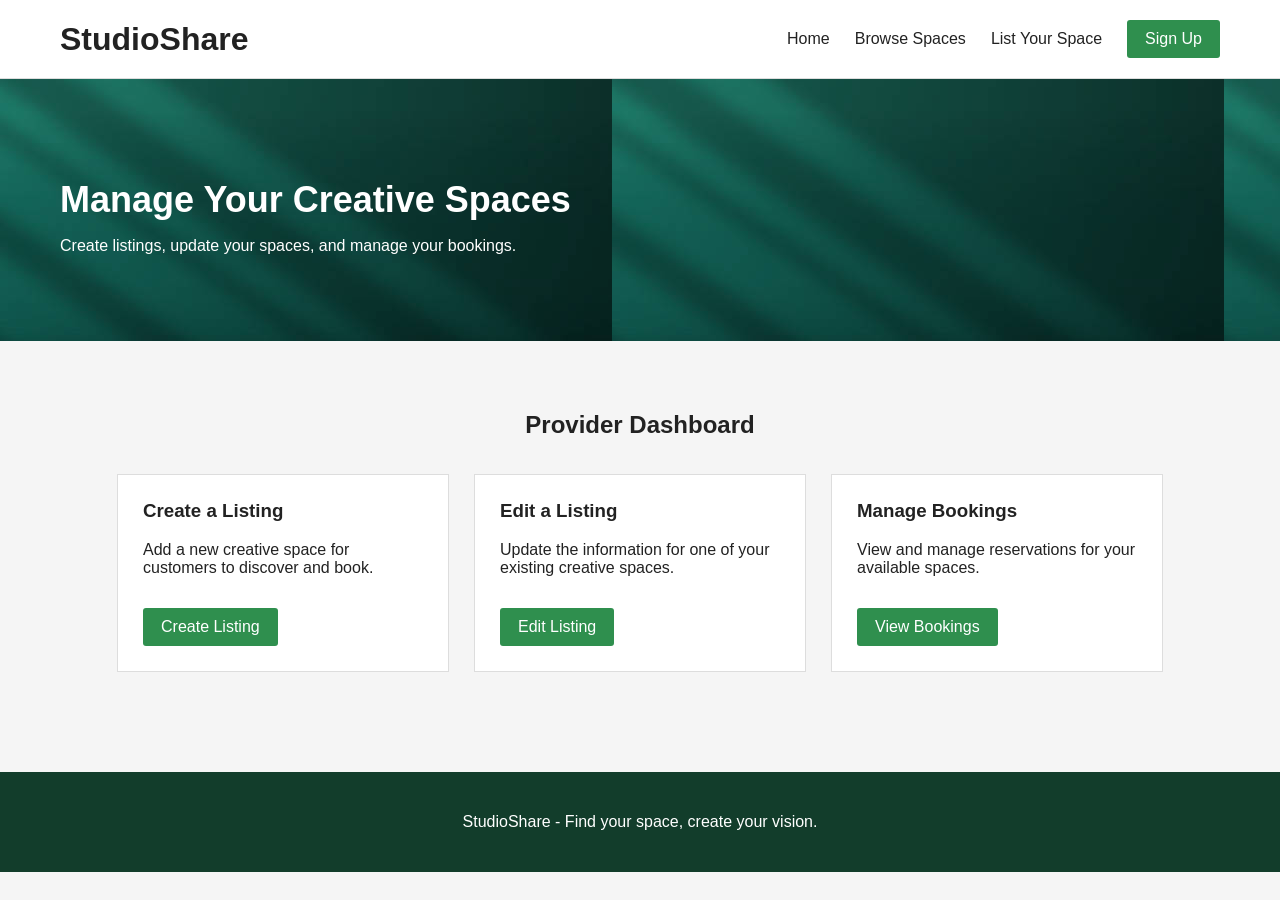
<file: high-fidelity-prototype/provider/index.html>
<!DOCTYPE html>
<html lang="en">
<head>
    <meta charset="UTF-8">
    <meta name="viewport" content="width=device-width, initial-scale=1.0">
    <title>StudioShare - Provider Dashboard</title>

    <style>
        body {
            margin: 0;
            font-family: Arial, sans-serif;
            background-color: #f5f5f5;
            color: #222;
        }

        header {
            background-color: white;
            padding: 20px 60px;
            display: flex;
            justify-content: space-between;
            align-items: center;
            border-bottom: 1px solid #ddd;
        }

        header h1 {
            margin: 0;
        }

        nav {
            display: flex;
            align-items: center;
            gap: 25px;
        }

        nav a {
            text-decoration: none;
            color: #222;
        }

        .signup-button {
            background-color: #2f8f4e;
            color: white;
            padding: 10px 18px;
            border-radius: 3px;
        }

        .hero {
            background-color: #123d2b;
            color: white;
            padding: 70px 60px;
            background-image: url("../images/studio2.jpg");
        }

        .hero h2 {
            font-size: 36px;
            margin-bottom: 10px;
        }

        .dashboard {
            padding: 50px 60px;
        }

        .dashboard h2 {
            text-align: center;
            margin-bottom: 35px;
        }

        .cards {
            display: flex;
            gap: 25px;
            justify-content: center;
            flex-wrap: wrap;
        }

        .card {
            background-color: white;
            border: 1px solid #ddd;
            width: 280px;
            padding: 25px;
        }

        .card h3 {
            margin-top: 0;
        }

        .button {
            display: inline-block;
            margin-top: 15px;
            padding: 10px 18px;
            background-color: #2f8f4e;
            color: white;
            text-decoration: none;
            border-radius: 3px;
        }

        footer {
            background-color: #123d2b;
            color: white;
            text-align: center;
            padding: 25px;
            margin-top: 50px;
        }
    </style>
</head>

<body>

    <header>
        <h1>StudioShare</h1>

        <nav>
            <a href="index.html">Home</a>
            <a href="../customer/search-spaces.html">Browse Spaces</a>
            <a href="create-listing.html">List Your Space</a>
            <a class="signup-button" href="../customer/signup.html">Sign Up</a>
        </nav>
    </header>

    <section class="hero">
        <h2>Manage Your Creative Spaces</h2>
        <p>Create listings, update your spaces, and manage your bookings.</p>
    </section>

    <main class="dashboard">

        <h2>Provider Dashboard</h2>

        <div class="cards">

            <div class="card">
                <h3>Create a Listing</h3>
                <p>Add a new creative space for customers to discover and book.</p>
                <a class="button" href="create-listing.html">Create Listing</a>
            </div>

            <div class="card">
                <h3>Edit a Listing</h3>
                <p>Update the information for one of your existing creative spaces.</p>
                <a class="button" href="edit-listing.html">Edit Listing</a>
            </div>

            <div class="card">
                <h3>Manage Bookings</h3>
                <p>View and manage reservations for your available spaces.</p>
                <a class="button" href="bookings.html">View Bookings</a>
            </div>

        </div>

    </main>

    <footer>
        <p>StudioShare - Find your space, create your vision.</p>
    </footer>

</body>
</html>
</file>
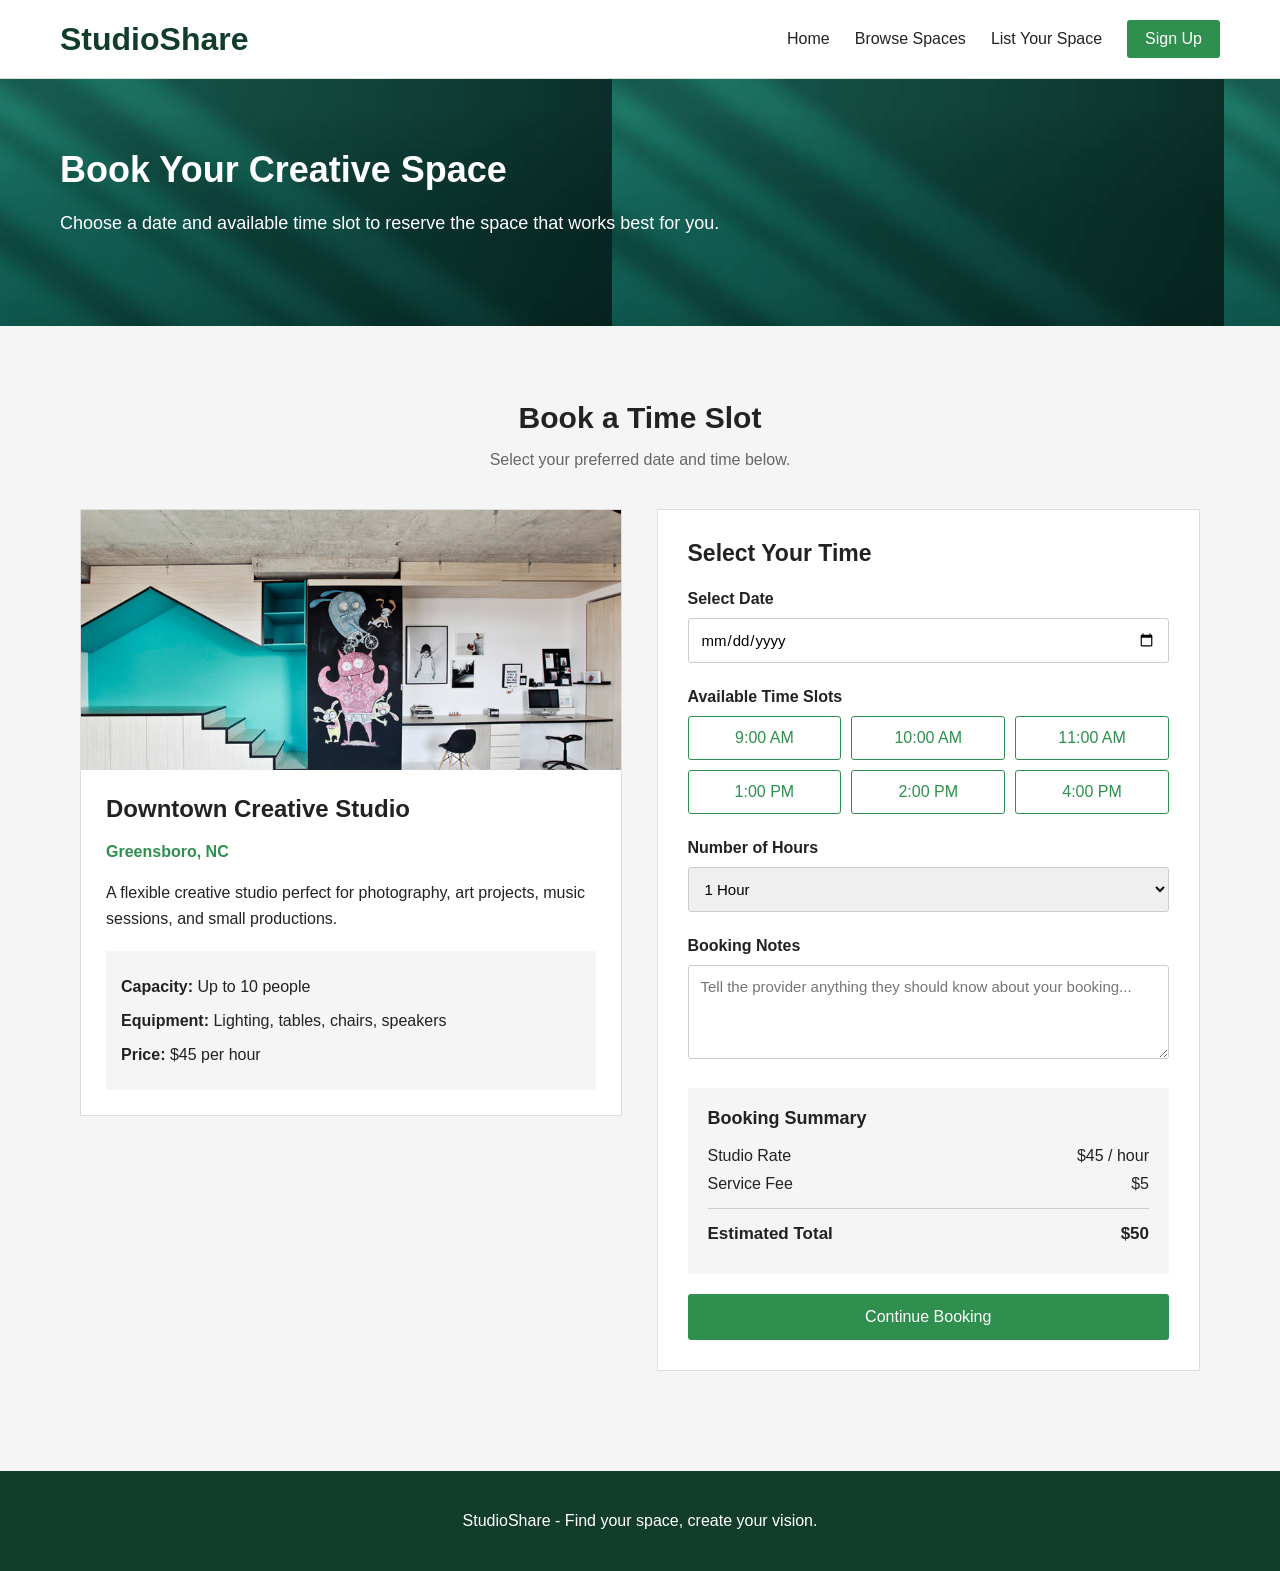
<file: high-fidelity-prototype/customer/book-a-time.html>
<!DOCTYPE html>
<html lang="en">

<head>
    <meta charset="UTF-8">
    <meta name="viewport" content="width=device-width, initial-scale=1.0">

    <title>StudioShare - Book a Time Slot</title>

    <link rel="stylesheet" href="timeslot.css">
</head>

<body>

    <header>
        <h1>StudioShare</h1>

        <nav>
            <a href="../provider/index.html">Home</a>
            <a href="../index.html">Browse Spaces</a>
            <a href="../provider/create-listing.html">List Your Space</a>
            <a class="signup-button" href="signup.html">Sign Up</a>
        </nav>
    </header>


    <section class="hero">

        <div class="hero-text">
            <h2>Book Your Creative Space</h2>

            <p>
                Choose a date and available time slot to reserve the space
                that works best for you.
            </p>
        </div>

    </section>


                <style>     
            .hero {
            background-color: #123d2b;
            color: white;
            padding: 70px 60px;
            background-image: url("../images/studio2.jpg");
        }

.space-image {
    width: 100%;
    height: 260px;
    overflow: hidden;
}

.space-image img {
    width: 100%;
    height: 100%;
    object-fit: cover;
    display: block;
}

        </style>

    <main class="booking-container">

        <h2>Book a Time Slot</h2>

        <p class="booking-description">
            Select your preferred date and time below.
        </p>


        <div class="booking-layout">

            <section class="space-card">

<div class="space-image">
    <img src="../images/CreativeStudio.jpg" alt="Downtown Creative Studio">
</div>
                <div class="space-information">

                    <h3>Downtown Creative Studio</h3>

                    <p class="location">
                        Greensboro, NC
                    </p>

                    <p>
                        A flexible creative studio perfect for photography,
                        art projects, music sessions, and small productions.
                    </p>

                    <div class="space-details">

                        <p>
                            <strong>Capacity:</strong>
                            Up to 10 people
                        </p>

                        <p>
                            <strong>Equipment:</strong>
                            Lighting, tables, chairs, speakers
                        </p>

                        <p>
                            <strong>Price:</strong>
                            $45 per hour
                        </p>

                    </div>

                </div>

            </section>


            <section class="booking-card">

                <h3>Select Your Time</h3>

                <form>

                    <div class="form-group">

                        <label for="booking-date">
                            Select Date
                        </label>

                        <input
                            type="date"
                            id="booking-date"
                            name="booking-date"
                            required
                        >

                    </div>


                    <div class="form-group">

                        <label>
                            Available Time Slots
                        </label>

                        <div class="time-slots">

                            <label class="time-option">
                                <input
                                    type="radio"
                                    name="time"
                                    value="9:00 AM"
                                >

                                <span>9:00 AM</span>
                            </label>


                            <label class="time-option">
                                <input
                                    type="radio"
                                    name="time"
                                    value="10:00 AM"
                                >

                                <span>10:00 AM</span>
                            </label>


                            <label class="time-option">
                                <input
                                    type="radio"
                                    name="time"
                                    value="11:00 AM"
                                >

                                <span>11:00 AM</span>
                            </label>


                            <label class="time-option">
                                <input
                                    type="radio"
                                    name="time"
                                    value="1:00 PM"
                                >

                                <span>1:00 PM</span>
                            </label>


                            <label class="time-option">
                                <input
                                    type="radio"
                                    name="time"
                                    value="2:00 PM"
                                >

                                <span>2:00 PM</span>
                            </label>


                            <label class="time-option">
                                <input
                                    type="radio"
                                    name="time"
                                    value="4:00 PM"
                                >

                                <span>4:00 PM</span>
                            </label>

                        </div>

                    </div>


                    <div class="form-group">

                        <label for="hours">
                            Number of Hours
                        </label>

                        <select id="hours" name="hours">

                            <option value="1">
                                1 Hour
                            </option>

                            <option value="2">
                                2 Hours
                            </option>

                            <option value="3">
                                3 Hours
                            </option>

                            <option value="4">
                                4 Hours
                            </option>

                        </select>

                    </div>


                    <div class="form-group">

                        <label for="notes">
                            Booking Notes
                        </label>

                        <textarea
                            id="notes"
                            name="notes"
                            rows="4"
                            placeholder="Tell the provider anything they should know about your booking..."
                        ></textarea>

                    </div>


                    <div class="booking-summary">

                        <h3>Booking Summary</h3>

                        <div class="summary-row">
                            <span>Studio Rate</span>
                            <span>$45 / hour</span>
                        </div>

                        <div class="summary-row">
                            <span>Service Fee</span>
                            <span>$5</span>
                        </div>

                        <hr>

                        <div class="summary-row total">
                            <span>Estimated Total</span>
                            <span>$50</span>
                        </div>

                    </div>


                    <button
                        type="submit"
                        class="booking-button"
                    >
                        Continue Booking
                    </button>

                </form>

            </section>

        </div>

    </main>


    <footer>

        <p>
            StudioShare - Find your space, create your vision.
        </p>

    </footer>

</body>

</html>
</file>
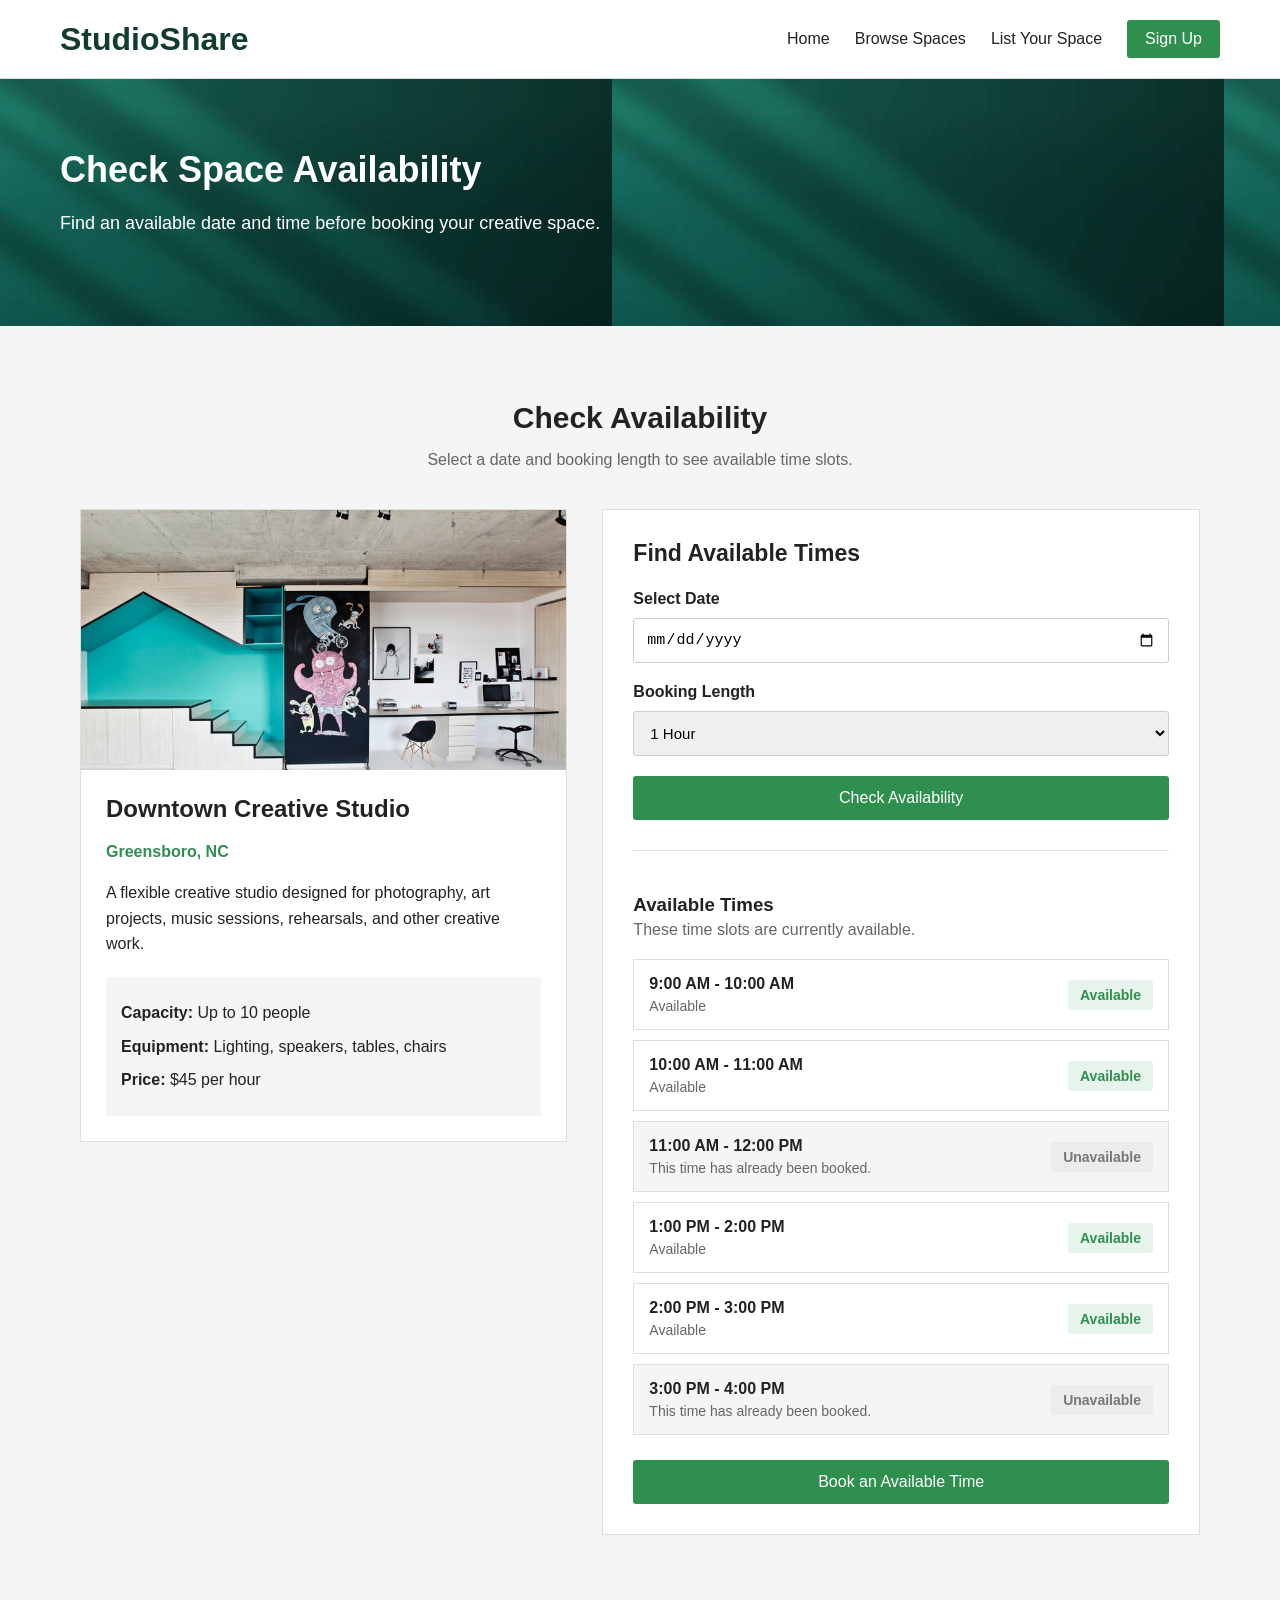
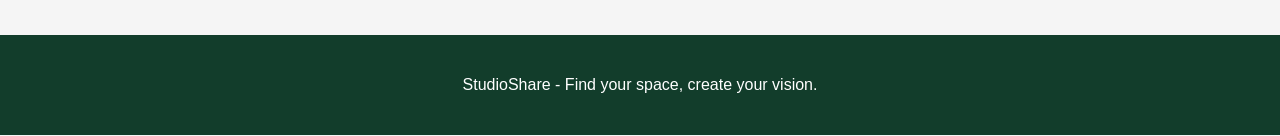
<file: high-fidelity-prototype/customer/check-availability.html>
<!DOCTYPE html>
<html lang="en">

<head>
    <meta charset="UTF-8">
    <meta name="viewport" content="width=device-width, initial-scale=1.0">

    <title>StudioShare - Check Availability</title>

    <link rel="stylesheet" href="availability.css">
</head>

<style>
    .space-image {
    width: 100%;
    height: 260px;
    overflow: hidden;
}

.space-image img {
    width: 100%;
    height: 100%;
    object-fit: cover;
    display: block;
}
</style>

<body>

    <header>

        <h1>StudioShare</h1>

        <nav>
            <a href="../provider/index.html">Home</a>
            <a href="search-spaces.html">Browse Spaces</a>
            <a href="../provider/create-listing.html">List Your Space</a>
            <a class="signup-button" href="signup.html">Sign Up</a>
        </nav>

    </header>


    <section class="hero">

        <div class="hero-text">

            <h2>Check Space Availability</h2>

            <p>
                Find an available date and time before booking your creative space.
            </p>

        </div>

    </section>

    
            <style>     
            .hero {
            background-color: #123d2b;
            color: white;
            padding: 70px 60px;
            background-image: url("../images/studio2.jpg");
        }
        </style>

    <main class="availability-container">

        <h2>Check Availability</h2>

        <p class="page-description">
            Select a date and booking length to see available time slots.
        </p>


        <div class="availability-layout">


            <section class="space-card">

<div class="space-image">
    <img src="../images/CreativeStudio.jpg" alt="Downtown Creative Studio">
</div>


                <div class="space-information">

                    <h3>Downtown Creative Studio</h3>

                    <p class="location">
                        Greensboro, NC
                    </p>

                    <p>
                        A flexible creative studio designed for photography,
                        art projects, music sessions, rehearsals, and other
                        creative work.
                    </p>


                    <div class="space-details">

                        <p>
                            <strong>Capacity:</strong>
                            Up to 10 people
                        </p>

                        <p>
                            <strong>Equipment:</strong>
                            Lighting, speakers, tables, chairs
                        </p>

                        <p>
                            <strong>Price:</strong>
                            $45 per hour
                        </p>

                    </div>

                </div>

            </section>


            <section class="availability-card">

                <h3>Find Available Times</h3>


                <div class="form-group">

                    <label for="date">
                        Select Date
                    </label>

                    <input
                        type="date"
                        id="date"
                        name="date"
                    >

                </div>


                <div class="form-group">

                    <label for="duration">
                        Booking Length
                    </label>

                    <select id="duration" name="duration">

                        <option value="1">
                            1 Hour
                        </option>

                        <option value="2">
                            2 Hours
                        </option>

                        <option value="3">
                            3 Hours
                        </option>

                        <option value="4">
                            4 Hours
                        </option>

                    </select>

                </div>


                <button class="check-button">
                    Check Availability
                </button>


                <div class="availability-results">

                    <h3>Available Times</h3>

                    <p class="result-text">
                        These time slots are currently available.
                    </p>


                    <div class="time-list">


                        <div class="time-row">

                            <div>
                                <strong>9:00 AM - 10:00 AM</strong>
                                <p>Available</p>
                            </div>

                            <span class="available">
                                Available
                            </span>

                        </div>



                        <div class="time-row">

                            <div>
                                <strong>10:00 AM - 11:00 AM</strong>
                                <p>Available</p>
                            </div>

                            <span class="available">
                                Available
                            </span>

                        </div>



                        <div class="time-row unavailable-row">

                            <div>
                                <strong>11:00 AM - 12:00 PM</strong>
                                <p>This time has already been booked.</p>
                            </div>

                            <span class="unavailable">
                                Unavailable
                            </span>

                        </div>



                        <div class="time-row">

                            <div>
                                <strong>1:00 PM - 2:00 PM</strong>
                                <p>Available</p>
                            </div>

                            <span class="available">
                                Available
                            </span>

                        </div>



                        <div class="time-row">

                            <div>
                                <strong>2:00 PM - 3:00 PM</strong>
                                <p>Available</p>
                            </div>

                            <span class="available">
                                Available
                            </span>

                        </div>



                        <div class="time-row unavailable-row">

                            <div>
                                <strong>3:00 PM - 4:00 PM</strong>
                                <p>This time has already been booked.</p>
                            </div>

                            <span class="unavailable">
                                Unavailable
                            </span>

                        </div>

                    </div>


                    <a
                        class="booking-button"
                        href="book-a-time.html"
                    >
                        Book an Available Time
                    </a>

                </div>

            </section>

        </div>

    </main>


    <footer>

        <p>
            StudioShare - Find your space, create your vision.
        </p>

    </footer>

</body>

</html>
</file>
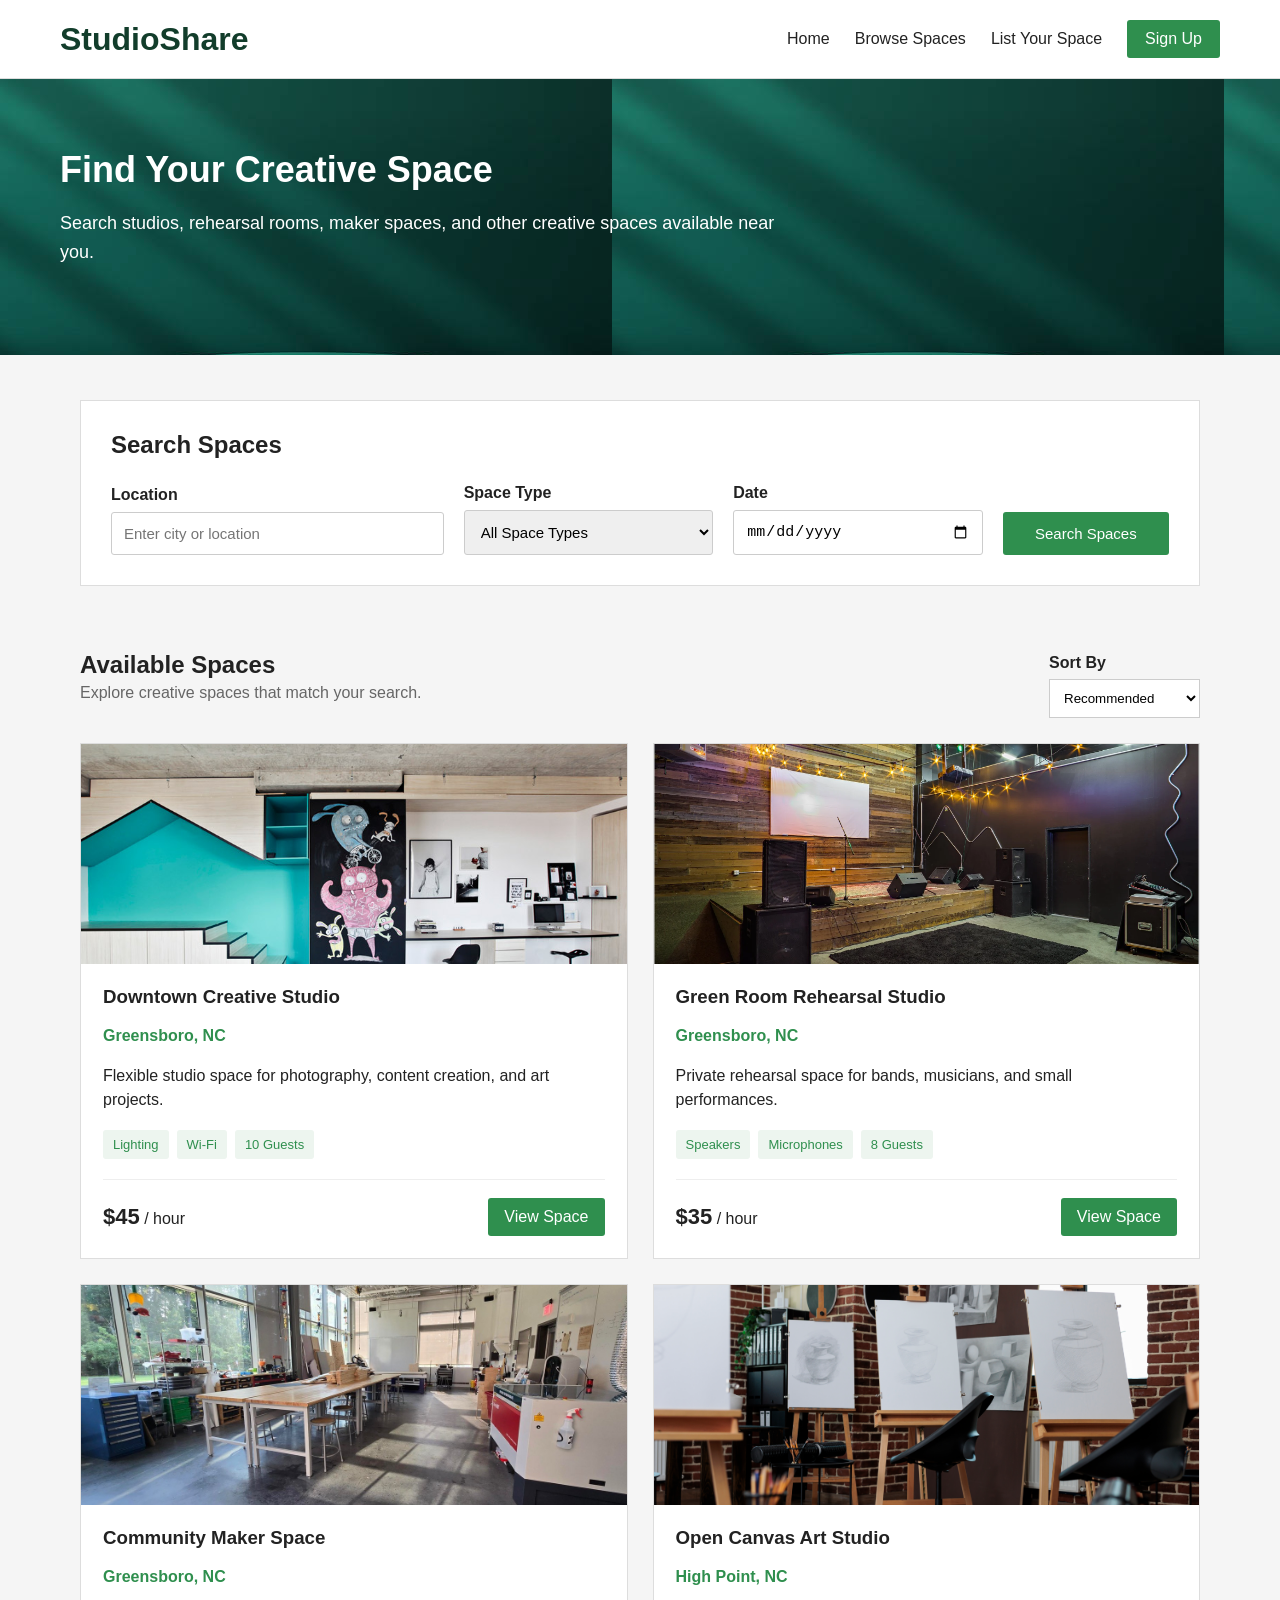
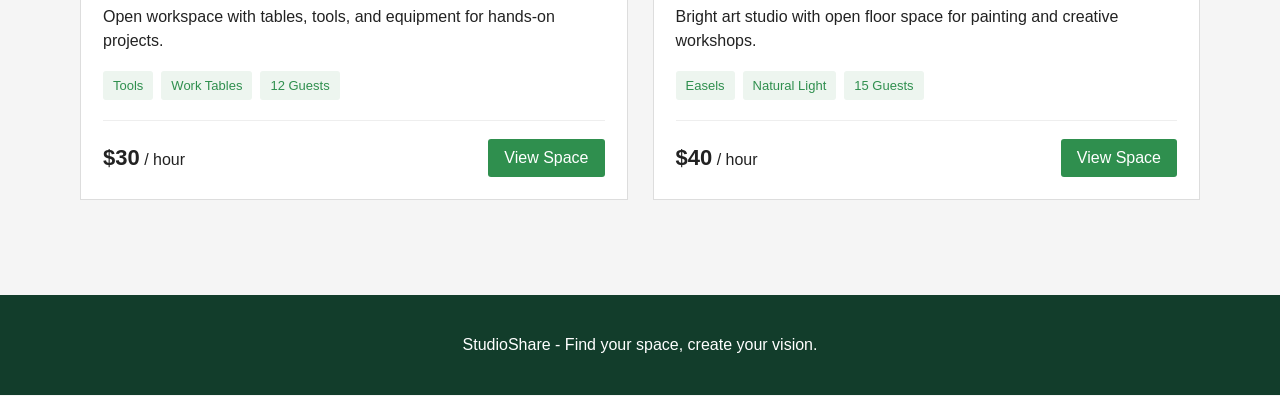
<file: high-fidelity-prototype/customer/search-spaces.html>
<!DOCTYPE html>
<html lang="en">

<head>
    <meta charset="UTF-8">
    <meta name="viewport" content="width=device-width, initial-scale=1.0">

    <title>StudioShare - Search Spaces</title>

    <link rel="stylesheet" href="spaces.css">
</head>

<body>

    <header>

        <h1>StudioShare</h1>

        <nav>
            <a href="../provider/index.html">Home</a>
            <a href="search-spaces.html">Browse Spaces</a>
            <a href="../provider/create-listing.html">List Your Space</a>
            <a class="signup-button" href="signup.html">Sign Up</a>
        </nav>

    </header>


    <section class="hero">

        <div class="hero-text">

            <h2>Find Your Creative Space</h2>

            <p>
                Search studios, rehearsal rooms, maker spaces, and other
                creative spaces available near you.
            </p>

        </div>

    </section>
        <style>     
            .hero {
            background-color: #123d2b;
            color: white;
            padding: 70px 60px;
            background-image: url("../images/studio2.jpg");
        }

        .space-image {
    height: 220px;
    overflow: hidden;
}

.space-image img {
    width: 100%;
    height: 100%;
    object-fit: cover;
}
        </style>
    

    <main class="search-container">

        <section class="search-box">

            <h2>Search Spaces</h2>

            <div class="search-fields">

                <div class="search-field">

                    <label for="location">
                        Location
                    </label>

                    <input
                        type="text"
                        id="location"
                        placeholder="Enter city or location"
                    >

                </div>


                <div class="search-field">

                    <label for="space-type">
                        Space Type
                    </label>

                    <select id="space-type">

                        <option value="">
                            All Space Types
                        </option>

                        <option value="studio">
                            Photography Studio
                        </option>

                        <option value="music">
                            Music / Rehearsal Room
                        </option>

                        <option value="maker">
                            Maker Space
                        </option>

                        <option value="art">
                            Art Studio
                        </option>

                        <option value="event">
                            Event Space
                        </option>

                    </select>

                </div>


                <div class="search-field">

                    <label for="date">
                        Date
                    </label>

                    <input
                        type="date"
                        id="date"
                    >

                </div>


                <div class="search-button-container">

                    <button class="search-button">
                        Search Spaces
                    </button>

                </div>

            </div>

        </section>


        <section class="results-heading">

            <div>
                <h2>Available Spaces</h2>

                <p>
                    Explore creative spaces that match your search.
                </p>
            </div>


            <div class="sort-area">

                <label for="sort">
                    Sort By
                </label>

                <select id="sort">

                    <option>
                        Recommended
                    </option>

                    <option>
                        Price: Low to High
                    </option>

                    <option>
                        Price: High to Low
                    </option>

                    <option>
                        Highest Rated
                    </option>

                </select>

            </div>

        </section>


        <section class="space-grid">


            <div class="space-card">

                <div class="space-image">
                <img src="../images/CreativeStudio.jpg" alt="Creative studio">
                </div>

                <div class="space-info">

                    <h3>Downtown Creative Studio</h3>

                    <p class="location">
                        Greensboro, NC
                    </p>

                    <p>
                        Flexible studio space for photography,
                        content creation, and art projects.
                    </p>


                    <div class="features">

                        <span>Lighting</span>
                        <span>Wi-Fi</span>
                        <span>10 Guests</span>

                    </div>


                    <div class="card-bottom">

                        <div>

                            <strong>$45</strong>
                            <span>/ hour</span>

                        </div>

                        <a
                            href="check-availability.html"
                            class="view-button"
                        >
                            View Space
                        </a>

                    </div>

                </div>

            </div>



            <div class="space-card">

                <div class="space-image">
                <img src="../images/RehersalStudio.jpg" alt="Creative studio">
                </div>

                <div class="space-info">

                    <h3>Green Room Rehearsal Studio</h3>

                    <p class="location">
                        Greensboro, NC
                    </p>

                    <p>
                        Private rehearsal space for bands,
                        musicians, and small performances.
                    </p>


                    <div class="features">

                        <span>Speakers</span>
                        <span>Microphones</span>
                        <span>8 Guests</span>

                    </div>


                    <div class="card-bottom">

                        <div>

                            <strong>$35</strong>
                            <span>/ hour</span>

                        </div>

                        <a
                            href="check-availability.html"
                            class="view-button"
                        >
                            View Space
                        </a>

                    </div>

                </div>

            </div>



            <div class="space-card">

                <div class="space-image">
                <img src="../images/MakerSpace.jpg" alt="Creative studio">
                </div>

                <div class="space-info">

                    <h3>Community Maker Space</h3>

                    <p class="location">
                        Greensboro, NC
                    </p>

                    <p>
                        Open workspace with tables, tools,
                        and equipment for hands-on projects.
                    </p>


                    <div class="features">

                        <span>Tools</span>
                        <span>Work Tables</span>
                        <span>12 Guests</span>

                    </div>


                    <div class="card-bottom">

                        <div>

                            <strong>$30</strong>
                            <span>/ hour</span>

                        </div>

                        <a
                            href="check-availability.html"
                            class="view-button"
                        >
                            View Space
                        </a>

                    </div>

                </div>

            </div>



            <div class="space-card">

                <div class="space-image">
                <img src="../images/OpenCanvas.jpg" alt="Creative studio">
                </div>

                <div class="space-info">

                    <h3>Open Canvas Art Studio</h3>

                    <p class="location">
                        High Point, NC
                    </p>

                    <p>
                        Bright art studio with open floor space
                        for painting and creative workshops.
                    </p>


                    <div class="features">

                        <span>Easels</span>
                        <span>Natural Light</span>
                        <span>15 Guests</span>

                    </div>


                    <div class="card-bottom">

                        <div>

                            <strong>$40</strong>
                            <span>/ hour</span>

                        </div>

                        <a
                            href="check-availability.html"
                            class="view-button"
                        >
                            View Space
                        </a>

                    </div>

                </div>

            </div>

        </section>

    </main>


    <footer>

        <p>
            StudioShare - Find your space, create your vision.
        </p>

    </footer>

</body>

</html>
</file>
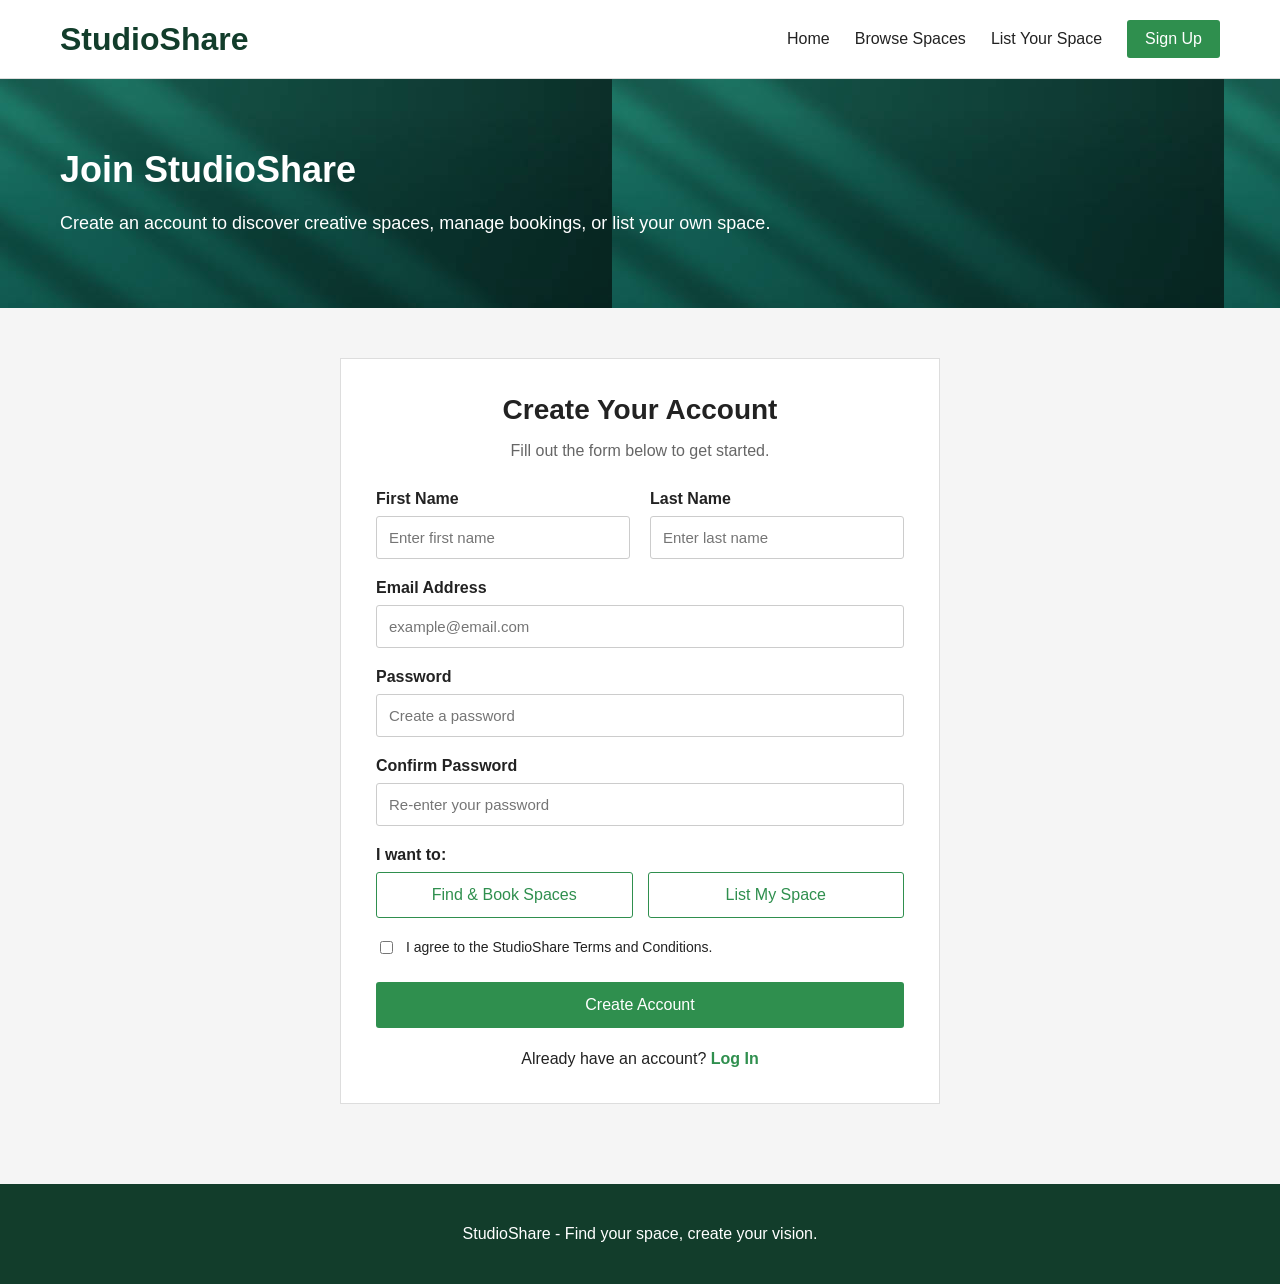
<file: high-fidelity-prototype/customer/signup.html>
<!DOCTYPE html>
<html lang="en">

<head>
    <meta charset="UTF-8">
    <meta name="viewport" content="width=device-width, initial-scale=1.0">

    <title>StudioShare - Sign Up</title>

    <link rel="stylesheet" href="sign-up.css">
</head>

<body>

    <header>

        <h1>StudioShare</h1>

        <nav>
            <a href="../provider/index.html">Home</a>
            <a href="search-spaces.html">Browse Spaces</a>
            <a href="../provider/create-listing.html">List Your Space</a>
            <a class="signup-button" href="signup.html">Sign Up</a>
        </nav>

    </header>


    <section class="hero">

        <div class="hero-text">

            <h2>Join StudioShare</h2>

            <p>
                Create an account to discover creative spaces,
                manage bookings, or list your own space.
            </p>

        </div>

    </section>

            <style>     
            .hero {
            background-color: #123d2b;
            color: white;
            padding: 70px 60px;
            background-image: url("../images/studio2.jpg");
        }
        </style>
    

    <main class="signup-container">

        <section class="signup-card">

            <h2>Create Your Account</h2>

            <p class="signup-description">
                Fill out the form below to get started.
            </p>


            <form>

                <div class="name-row">

                    <div class="form-group">

                        <label for="first-name">
                            First Name
                        </label>

                        <input
                            type="text"
                            id="first-name"
                            name="first-name"
                            placeholder="Enter first name"
                            required
                        >

                    </div>


                    <div class="form-group">

                        <label for="last-name">
                            Last Name
                        </label>

                        <input
                            type="text"
                            id="last-name"
                            name="last-name"
                            placeholder="Enter last name"
                            required
                        >

                    </div>

                </div>


                <div class="form-group">

                    <label for="email">
                        Email Address
                    </label>

                    <input
                        type="email"
                        id="email"
                        name="email"
                        placeholder="example@email.com"
                        required
                    >

                </div>


                <div class="form-group">

                    <label for="password">
                        Password
                    </label>

                    <input
                        type="password"
                        id="password"
                        name="password"
                        placeholder="Create a password"
                        required
                    >

                </div>


                <div class="form-group">

                    <label for="confirm-password">
                        Confirm Password
                    </label>

                    <input
                        type="password"
                        id="confirm-password"
                        name="confirm-password"
                        placeholder="Re-enter your password"
                        required
                    >

                </div>


                <div class="form-group">

                    <label>
                        I want to:
                    </label>

                    <div class="account-options">

                        <label class="account-option">

                            <input
                                type="radio"
                                name="account-type"
                                value="customer"
                                required
                            >

                            <span>
                                Find & Book Spaces
                            </span>

                        </label>


                        <label class="account-option">

                            <input
                                type="radio"
                                name="account-type"
                                value="provider"
                            >

                            <span>
                                List My Space
                            </span>

                        </label>

                    </div>

                </div>


                <div class="terms">

                    <input
                        type="checkbox"
                        id="terms"
                        required
                    >

                    <label for="terms">
                        I agree to the StudioShare Terms and Conditions.
                    </label>

                </div>


                <button
                    type="submit"
                    class="create-account-button"
                >
                    Create Account
                </button>


                <p class="login-text">

                    Already have an account?

                    <a href="#">
                        Log In
                    </a>

                </p>

            </form>

        </section>

    </main>



    <footer>

        <p>
            StudioShare - Find your space, create your vision.
        </p>

    </footer>

</body>

</html>
</file>
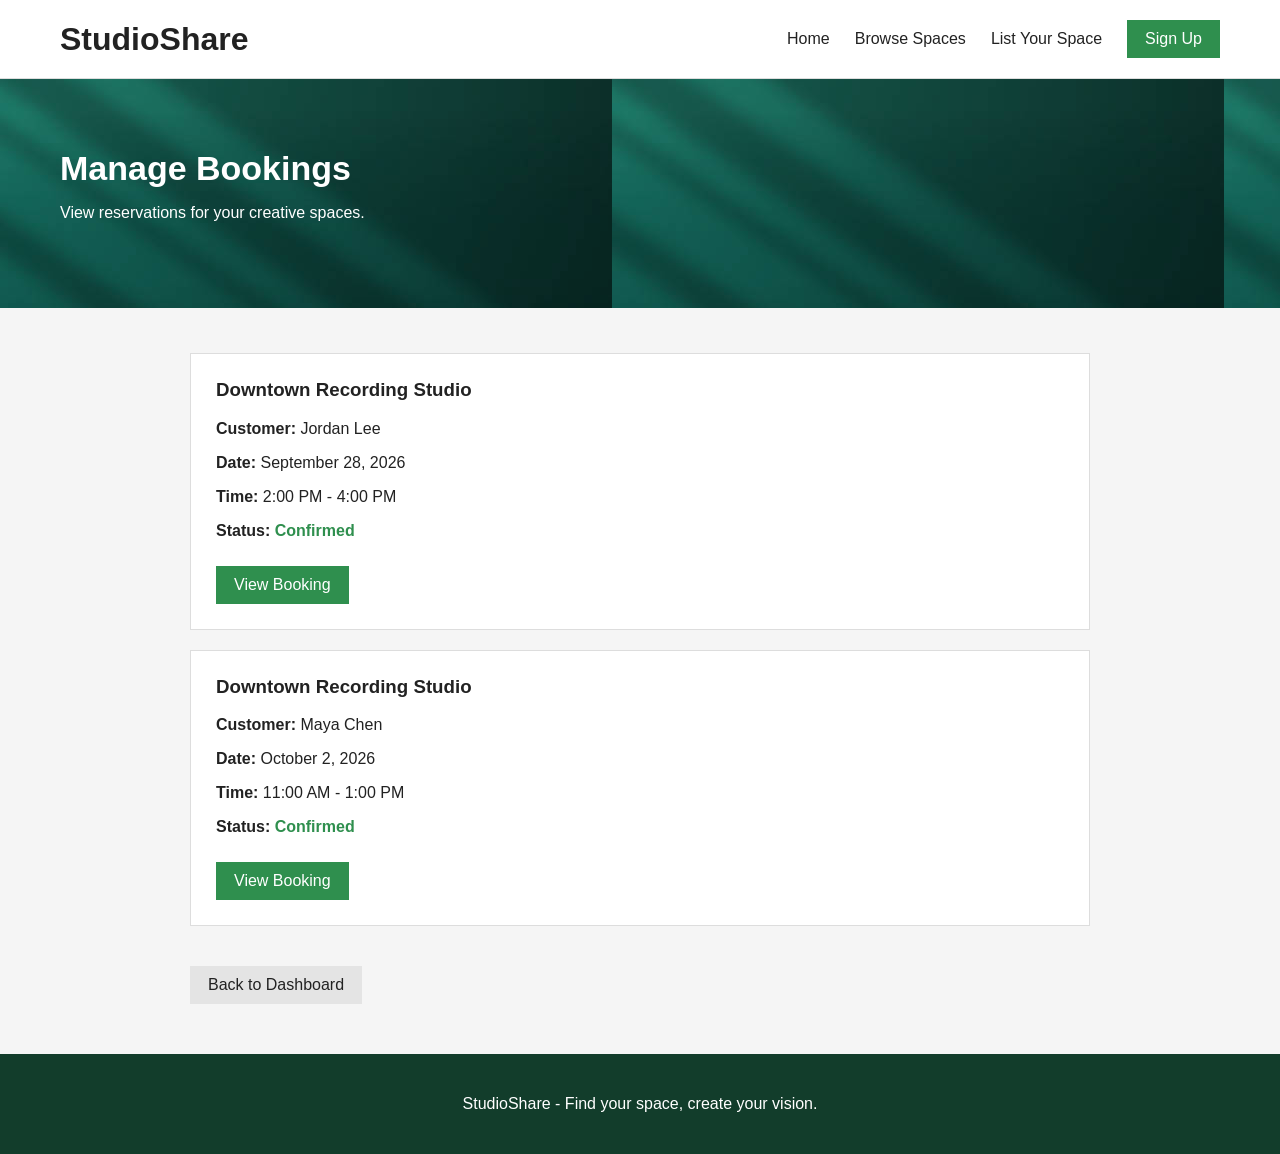
<file: high-fidelity-prototype/provider/bookings.html>
<!DOCTYPE html>
<html lang="en">
<head>
    <meta charset="UTF-8">
    <meta name="viewport" content="width=device-width, initial-scale=1.0">
    <title>StudioShare - Manage Bookings</title>

    <style>
        body {
            margin: 0;
            font-family: Arial, sans-serif;
            background-color: #f5f5f5;
            color: #222;
        }

        header {
            background-color: white;
            padding: 20px 60px;
            display: flex;
            justify-content: space-between;
            align-items: center;
            border-bottom: 1px solid #ddd;
        }

        header h1 {
            margin: 0;
        }

        nav {
            display: flex;
            gap: 25px;
            align-items: center;
        }

        nav a {
            text-decoration: none;
            color: #222;
        }

        .signup-button {
            background-color: #2f8f4e;
            color: white;
            padding: 10px 18px;
        }

    
            .hero {
            background-color: #123d2b;
            color: white;
            padding: 70px 60px;
            background-image: url("../images/studio2.jpg");
        }
    

        .hero h2 {
            margin: 0 0 10px 0;
            font-size: 34px;
        }

        .bookings-container {
            max-width: 900px;
            margin: 45px auto;
            padding: 0 20px;
        }

        .booking-card {
            background-color: white;
            border: 1px solid #ddd;
            padding: 25px;
            margin-bottom: 20px;
        }

        .booking-card h3 {
            margin-top: 0;
        }

        .status {
            font-weight: bold;
            color: #2f8f4e;
        }

        .button {
            display: inline-block;
            margin-top: 10px;
            padding: 10px 18px;
            background-color: #2f8f4e;
            color: white;
            text-decoration: none;
        }

        .back-button {
            display: inline-block;
            margin-top: 20px;
            padding: 10px 18px;
            background-color: #e4e4e4;
            color: #222;
            text-decoration: none;
        }

        footer {
            background-color: #123d2b;
            color: white;
            text-align: center;
            padding: 25px;
            margin-top: 50px;
        }
    </style>
</head>

<body>

    <header>
        <h1>StudioShare</h1>

        <nav>
            <a href="index.html">Home</a>
            <a href="../customer/search-spaces.html">Browse Spaces</a>
            <a href="create-listing.html">List Your Space</a>
            <a class="signup-button" href="../customer/signup.html">Sign Up</a>
        </nav>
    </header>

    <section class="hero">
        <h2>Manage Bookings</h2>
        <p>View reservations for your creative spaces.</p>
    </section>

    <main class="bookings-container">

        <div class="booking-card">
            <h3>Downtown Recording Studio</h3>
            <p><strong>Customer:</strong> Jordan Lee</p>
            <p><strong>Date:</strong> September 28, 2026</p>
            <p><strong>Time:</strong> 2:00 PM - 4:00 PM</p>
            <p><strong>Status:</strong> <span class="status">Confirmed</span></p>
            <a class="button" href="#">View Booking</a>
        </div>

        <div class="booking-card">
            <h3>Downtown Recording Studio</h3>
            <p><strong>Customer:</strong> Maya Chen</p>
            <p><strong>Date:</strong> October 2, 2026</p>
            <p><strong>Time:</strong> 11:00 AM - 1:00 PM</p>
            <p><strong>Status:</strong> <span class="status">Confirmed</span></p>
            <a class="button" href="#">View Booking</a>
        </div>

        <a class="back-button" href="index.html">Back to Dashboard</a>

    </main>

    <footer>
        <p>StudioShare - Find your space, create your vision.</p>
    </footer>

</body>
</html>
</file>
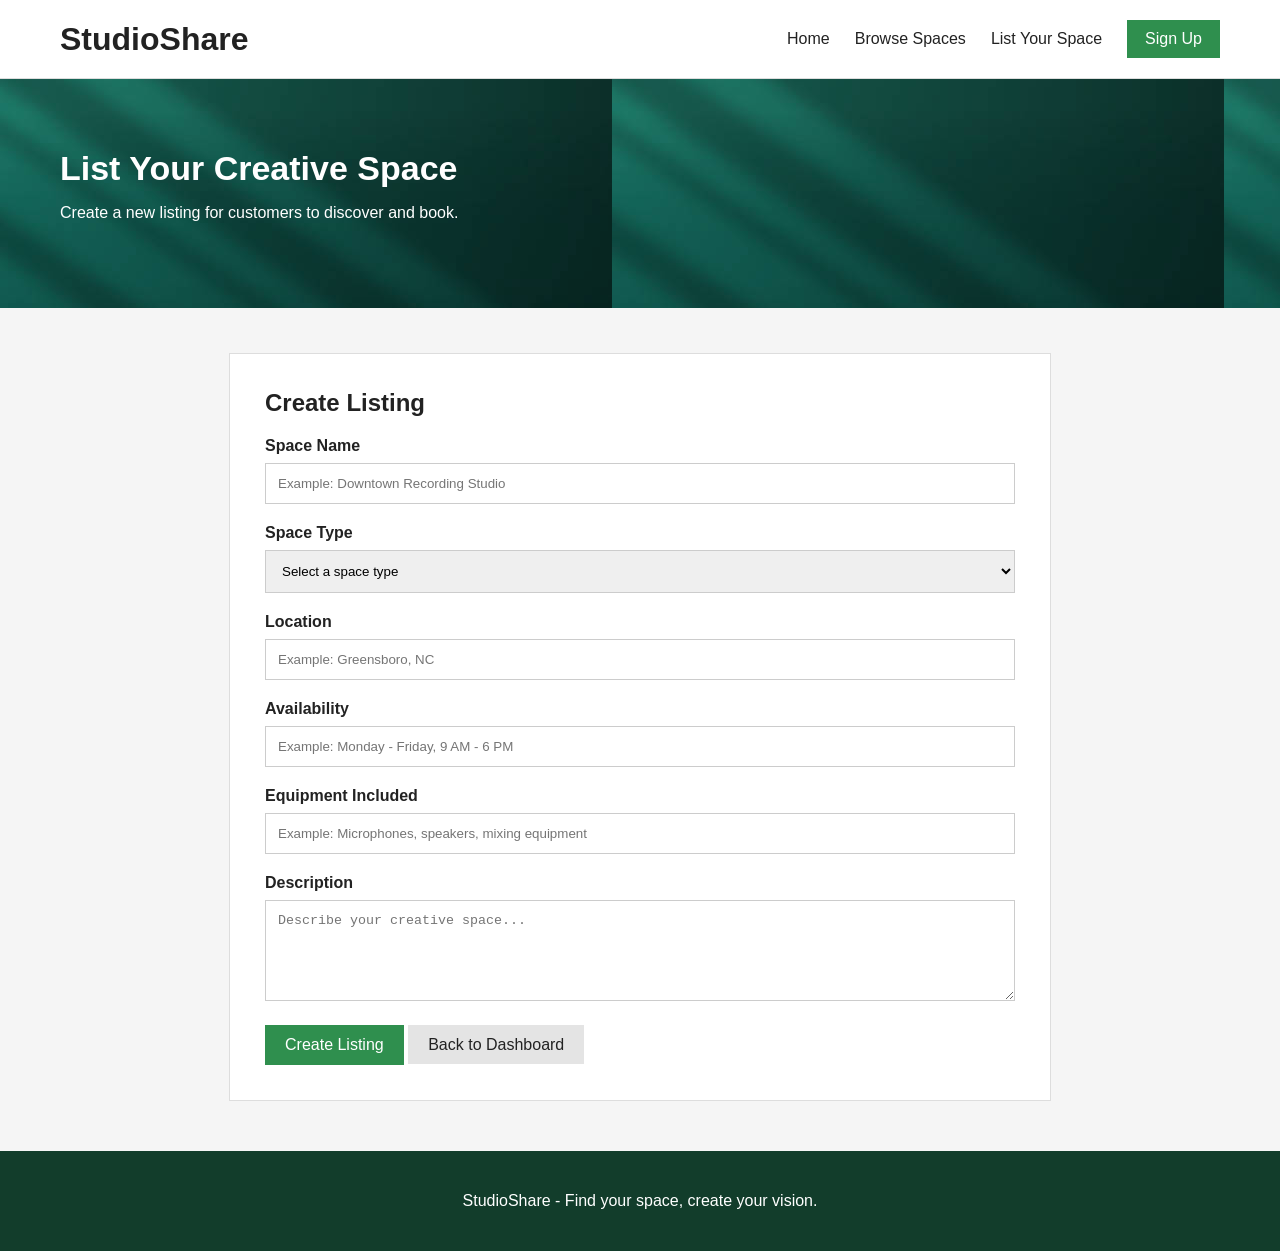
<file: high-fidelity-prototype/provider/create-listing.html>
<!DOCTYPE html>
<html lang="en">
<head>
    <meta charset="UTF-8">
    <meta name="viewport" content="width=device-width, initial-scale=1.0">
    <title>StudioShare - Create Listing</title>

    <style>
        body {
            margin: 0;
            font-family: Arial, sans-serif;
            background-color: #f5f5f5;
            color: #222;
        }

        header {
            background-color: white;
            padding: 20px 60px;
            display: flex;
            justify-content: space-between;
            align-items: center;
            border-bottom: 1px solid #ddd;
        }

        header h1 {
            margin: 0;
        }

        nav {
            display: flex;
            gap: 25px;
            align-items: center;
        }

        nav a {
            text-decoration: none;
            color: #222;
        }

        .signup-button {
            background-color: #2f8f4e;
            color: white;
            padding: 10px 18px;
        }
  
            .hero {
            background-color: #123d2b;
            color: white;
            padding: 70px 60px;
            background-image: url("../images/studio2.jpg");
        }
    
    

        .hero h2 {
            margin: 0 0 10px 0;
            font-size: 34px;
        }

        .form-container {
            max-width: 750px;
            margin: 45px auto;
            background-color: white;
            border: 1px solid #ddd;
            padding: 35px;
        }

        .form-container h2 {
            margin-top: 0;
        }

        label {
            font-weight: bold;
        }

        input,
        select,
        textarea {
            width: 100%;
            padding: 12px;
            margin-top: 8px;
            margin-bottom: 20px;
            box-sizing: border-box;
            border: 1px solid #ccc;
        }

        button,
        .back-button {
            padding: 11px 20px;
            border: none;
            text-decoration: none;
            font-size: 16px;
        }

        button {
            background-color: #2f8f4e;
            color: white;
        }

        .back-button {
            background-color: #e4e4e4;
            color: #222;
        }

        footer {
            background-color: #123d2b;
            color: white;
            text-align: center;
            padding: 25px;
            margin-top: 50px;
        }
    </style>
</head>

<body>

    <header>
        <h1>StudioShare</h1>

        <nav>
            <a href="index.html">Home</a>
            <a href="../customer/search-spaces.html">Browse Spaces</a>
            <a href="create-listing.html">List Your Space</a>
            <a class="signup-button" href="../customer/signup.html">Sign Up</a>
        </nav>
    </header>

    <section class="hero">
        <h2>List Your Creative Space</h2>
        <p>Create a new listing for customers to discover and book.</p>
    </section>

    <main class="form-container">

        <h2>Create Listing</h2>

        <form>

            <label for="space-name">Space Name</label>
            <input
                type="text"
                id="space-name"
                name="space-name"
                placeholder="Example: Downtown Recording Studio"
            >

            <label for="space-type">Space Type</label>
            <select id="space-type" name="space-type">
                <option>Select a space type</option>
                <option>Music Studio</option>
                <option>Rehearsal Room</option>
                <option>Photo Studio</option>
                <option>Maker Space</option>
                <option>Art Studio</option>
            </select>

            <label for="location">Location</label>
            <input
                type="text"
                id="location"
                name="location"
                placeholder="Example: Greensboro, NC"
            >

            <label for="availability">Availability</label>
            <input
                type="text"
                id="availability"
                name="availability"
                placeholder="Example: Monday - Friday, 9 AM - 6 PM"
            >

            <label for="equipment">Equipment Included</label>
            <input
                type="text"
                id="equipment"
                name="equipment"
                placeholder="Example: Microphones, speakers, mixing equipment"
            >

            <label for="description">Description</label>
            <textarea
                id="description"
                name="description"
                rows="5"
                placeholder="Describe your creative space..."
            ></textarea>

            <button type="button">Create Listing</button>

            <a class="back-button" href="index.html">
                Back to Dashboard
            </a>

        </form>

    </main>

    <footer>
        <p>StudioShare - Find your space, create your vision.</p>
    </footer>

</body>
</html>
</file>
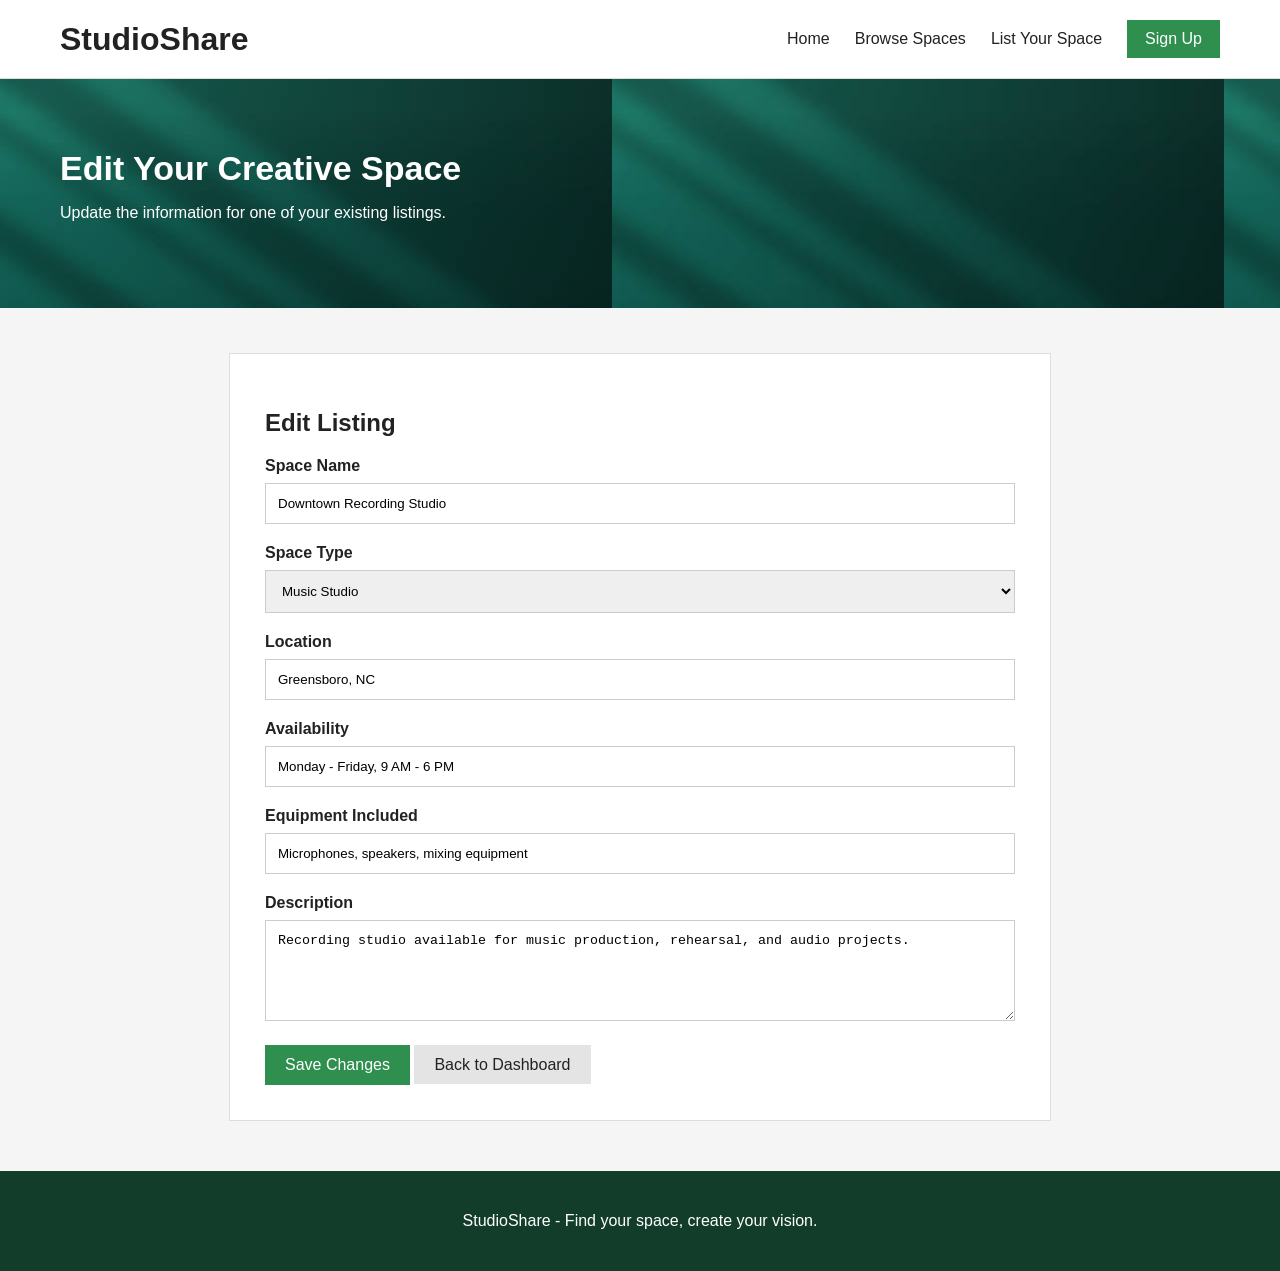
<file: high-fidelity-prototype/provider/edit-listing.html>
<!DOCTYPE html>
<html lang="en">
<head>
    <meta charset="UTF-8">
    <meta name="viewport" content="width=device-width, initial-scale=1.0">
    <title>StudioShare - Edit Listing</title>

    <style>
        body {
            margin: 0;
            font-family: Arial, sans-serif;
            background-color: #f5f5f5;
            color: #222;
        }

        header {
            background-color: white;
            padding: 20px 60px;
            display: flex;
            justify-content: space-between;
            align-items: center;
            border-bottom: 1px solid #ddd;
        }

        header h1 {
            margin: 0;
        }

        nav {
            display: flex;
            gap: 25px;
            align-items: center;
        }

        nav a {
            text-decoration: none;
            color: #222;
        }

        .signup-button {
            background-color: #2f8f4e;
            color: white;
            padding: 10px 18px;
        }

        .hero {
            background-color: #123d2b;
            color: white;
            padding: 55px 60px;
        }

        .hero h2 {
            margin: 0 0 10px 0;
            font-size: 34px;
        }

        .form-container {
            max-width: 750px;
            margin: 45px auto;
            background-color: white;
            border: 1px solid #ddd;
            padding: 35px;
        }

        label {
            font-weight: bold;
        }

        input,
        select,
        textarea {
            width: 100%;
            padding: 12px;
            margin-top: 8px;
            margin-bottom: 20px;
            box-sizing: border-box;
            border: 1px solid #ccc;
        }

        button,
        .back-button {
            padding: 11px 20px;
            text-decoration: none;
            border: none;
            font-size: 16px;
        }

        button {
            background-color: #2f8f4e;
            color: white;
        }

        .back-button {
            background-color: #e4e4e4;
            color: #222;
        }

        footer {
            background-color: #123d2b;
            color: white;
            text-align: center;
            padding: 25px;
            margin-top: 50px;
        }
    </style>
</head>

<body>

    <header>
        <h1>StudioShare</h1>

        <nav>
            <a href="index.html">Home</a>
            <a href="../customer/search-spaces.html">Browse Spaces</a>
            <a href="create-listing.html">List Your Space</a>
            <a class="signup-button" href="../customer/signup.html">Sign Up</a>
        </nav>
    </header>

    <section class="hero">
        <h2>Edit Your Creative Space</h2>
        <p>Update the information for one of your existing listings.</p>
    </section>

        <style>     
            .hero {
            background-color: #123d2b;
            color: white;
            padding: 70px 60px;
            background-image: url("../images/studio2.jpg");
        }
        </style>
    
    <main class="form-container">

        <h2>Edit Listing</h2>

        <form>

            <label for="space-name">Space Name</label>
            <input
                type="text"
                id="space-name"
                name="space-name"
                value="Downtown Recording Studio"
            >

            <label for="space-type">Space Type</label>
            <select id="space-type" name="space-type">
                <option>Music Studio</option>
                <option>Rehearsal Room</option>
                <option>Photo Studio</option>
                <option>Maker Space</option>
                <option>Art Studio</option>
            </select>

            <label for="location">Location</label>
            <input
                type="text"
                id="location"
                name="location"
                value="Greensboro, NC"
            >

            <label for="availability">Availability</label>
            <input
                type="text"
                id="availability"
                name="availability"
                value="Monday - Friday, 9 AM - 6 PM"
            >

            <label for="equipment">Equipment Included</label>
            <input
                type="text"
                id="equipment"
                name="equipment"
                value="Microphones, speakers, mixing equipment"
            >

            <label for="description">Description</label>
            <textarea
                id="description"
                name="description"
                rows="5"
            >Recording studio available for music production, rehearsal, and audio projects.</textarea>

            <button type="button">Save Changes</button>

            <a class="back-button" href="index.html">
                Back to Dashboard
            </a>

        </form>

    </main>

    <footer>
        <p>StudioShare - Find your space, create your vision.</p>
    </footer>

</body>
</html>
</file>
<file: high-fidelity-prototype/customer/timeslot.css>
/* GENERAL PAGE */

* {
    box-sizing: border-box;
}

body {
    margin: 0;
    font-family: Arial, sans-serif;
    background-color: #f5f5f5;
    color: #222;
}


/* HEADER */

header {
    background-color: white;
    padding: 20px 60px;

    display: flex;
    justify-content: space-between;
    align-items: center;

    border-bottom: 1px solid #ddd;
}

header h1 {
    margin: 0;
    color: #123d2b;
}


/* NAVIGATION */

nav {
    display: flex;
    align-items: center;
    gap: 25px;
}

nav a {
    text-decoration: none;
    color: #222;
}

nav a:hover {
    color: #2f8f4e;
}


/* SIGN UP BUTTON */

.signup-button {
    background-color: #2f8f4e;
    color: white;

    padding: 10px 18px;
    border-radius: 3px;
}

.signup-button:hover {
    background-color: #267640;
    color: white;
}


/* HERO */

.hero {
    background-color: #123d2b;
    color: white;

    padding: 60px 60px;
}

.hero-text {
    max-width: 750px;
}

.hero h2 {
    font-size: 36px;
    margin-top: 0;
    margin-bottom: 12px;
}

.hero p {
    font-size: 18px;
    line-height: 1.6;
}


/* MAIN BOOKING SECTION */

.booking-container {
    max-width: 1200px;
    margin: auto;

    padding: 50px 40px;
}

.booking-container > h2 {
    text-align: center;

    font-size: 30px;
    margin-bottom: 10px;
}

.booking-description {
    text-align: center;
    color: #666;

    margin-bottom: 40px;
}


/* TWO COLUMN LAYOUT */

.booking-layout {
    display: flex;
    align-items: flex-start;

    gap: 35px;
}


/* SPACE INFORMATION CARD */

.space-card {
    background-color: white;

    width: 50%;

    border: 1px solid #ddd;
}

.space-image {
    width: 100%;
    height: 260px;

    background-color: #e5e5e5;
}

.image-placeholder {
    height: 100%;

    display: flex;
    justify-content: center;
    align-items: center;

    color: #777;
    font-size: 20px;
}

.space-information {
    padding: 25px;
}

.space-information h3 {
    margin-top: 0;
    margin-bottom: 8px;

    font-size: 24px;
}

.location {
    color: #2f8f4e;
    font-weight: bold;
}

.space-information p {
    line-height: 1.6;
}

.space-details {
    background-color: #f5f5f5;

    margin-top: 20px;
    padding: 15px;
}

.space-details p {
    margin: 8px 0;
}


/* BOOKING CARD */

.booking-card {
    background-color: white;

    width: 50%;

    border: 1px solid #ddd;
    padding: 30px;
}

.booking-card h3 {
    margin-top: 0;

    font-size: 23px;
}


/* FORM */

.form-group {
    margin-bottom: 25px;
}

.form-group > label {
    display: block;

    font-weight: bold;
    margin-bottom: 10px;
}

input[type="date"],
select,
textarea {
    width: 100%;

    padding: 12px;

    border: 1px solid #ccc;
    border-radius: 3px;

    font-family: Arial, sans-serif;
    font-size: 15px;
}

textarea {
    resize: vertical;
}


/* TIME SLOT BUTTONS */

.time-slots {
    display: grid;

    grid-template-columns: repeat(3, 1fr);

    gap: 10px;
}


/* Hide radio circle */

.time-option input {
    display: none;
}


/* Time slot appearance */

.time-option span {
    display: block;

    text-align: center;

    border: 1px solid #2f8f4e;

    padding: 12px 5px;

    cursor: pointer;

    border-radius: 3px;

    color: #2f8f4e;

    transition: 0.2s;
}


/* Hover effect */

.time-option span:hover {
    background-color: #eaf4ed;
}


/* Selected time */

.time-option input:checked + span {
    background-color: #2f8f4e;
    color: white;
}


/* BOOKING SUMMARY */

.booking-summary {
    background-color: #f5f5f5;

    padding: 20px;

    margin-top: 15px;
    margin-bottom: 20px;
}

.booking-summary h3 {
    font-size: 18px;
    margin-bottom: 18px;
}

.summary-row {
    display: flex;
    justify-content: space-between;

    margin: 10px 0;
}

.booking-summary hr {
    border: 0;
    border-top: 1px solid #ccc;

    margin: 15px 0;
}

.total {
    font-weight: bold;
    font-size: 17px;
}


/* BOOKING BUTTON */

.booking-button {
    width: 100%;

    background-color: #2f8f4e;
    color: white;

    border: none;
    border-radius: 3px;

    padding: 14px;

    font-size: 16px;

    cursor: pointer;
}

.booking-button:hover {
    background-color: #267640;
}


/* FOOTER */

footer {
    background-color: #123d2b;

    color: white;
    text-align: center;

    padding: 25px;

    margin-top: 50px;
}


/* SMALLER SCREENS */

@media (max-width: 850px) {

    header {
        padding: 20px;
        flex-direction: column;
        gap: 20px;
    }

    nav {
        flex-wrap: wrap;
        justify-content: center;
    }

    .hero {
        padding: 45px 30px;
    }

    .booking-layout {
        flex-direction: column;
    }

    .space-card,
    .booking-card {
        width: 100%;
    }

}


@media (max-width: 550px) {

    .time-slots {
        grid-template-columns: repeat(2, 1fr);
    }

    .booking-container {
        padding: 35px 20px;
    }

}
</file>
<file: high-fidelity-prototype/customer/availability.css>
/* GENERAL */

* {
    box-sizing: border-box;
}

body {
    margin: 0;

    font-family: Arial, sans-serif;

    background-color: #f5f5f5;

    color: #222;
}


/* HEADER */

header {
    background-color: white;

    padding: 20px 60px;

    display: flex;

    justify-content: space-between;

    align-items: center;

    border-bottom: 1px solid #ddd;
}

header h1 {
    margin: 0;

    color: #123d2b;
}


/* NAVIGATION */

nav {
    display: flex;

    align-items: center;

    gap: 25px;
}

nav a {
    text-decoration: none;

    color: #222;
}

nav a:hover {
    color: #2f8f4e;
}


/* SIGN UP BUTTON */

.signup-button {
    background-color: #2f8f4e;

    color: white;

    padding: 10px 18px;

    border-radius: 3px;
}

.signup-button:hover {
    background-color: #267640;

    color: white;
}


/* HERO */

.hero {
    background-color: #123d2b;

    color: white;

    padding: 60px;
}

.hero-text {
    max-width: 750px;
}

.hero h2 {
    font-size: 36px;

    margin-top: 0;

    margin-bottom: 12px;
}

.hero p {
    font-size: 18px;

    line-height: 1.6;
}


/* MAIN CONTAINER */

.availability-container {
    max-width: 1200px;

    margin: auto;

    padding: 50px 40px;
}

.availability-container > h2 {
    text-align: center;

    font-size: 30px;

    margin-bottom: 10px;
}

.page-description {
    text-align: center;

    color: #666;

    margin-bottom: 40px;
}


/* TWO COLUMN LAYOUT */

.availability-layout {
    display: flex;

    align-items: flex-start;

    gap: 35px;
}


/* SPACE CARD */

.space-card {
    width: 45%;

    background-color: white;

    border: 1px solid #ddd;
}

.space-image {
    height: 260px;

    background-color: #e5e5e5;
}

.image-placeholder {
    height: 100%;

    display: flex;

    justify-content: center;

    align-items: center;

    color: #777;

    font-size: 20px;
}

.space-information {
    padding: 25px;
}

.space-information h3 {
    margin-top: 0;

    margin-bottom: 8px;

    font-size: 24px;
}

.location {
    color: #2f8f4e;

    font-weight: bold;
}

.space-information p {
    line-height: 1.6;
}

.space-details {
    margin-top: 20px;

    padding: 15px;

    background-color: #f5f5f5;
}

.space-details p {
    margin: 8px 0;
}


/* AVAILABILITY CARD */

.availability-card {
    width: 55%;

    background-color: white;

    padding: 30px;

    border: 1px solid #ddd;
}

.availability-card > h3 {
    margin-top: 0;

    font-size: 23px;
}


/* FORM */

.form-group {
    margin-bottom: 20px;
}

.form-group label {
    display: block;

    font-weight: bold;

    margin-bottom: 10px;
}

input[type="date"],
select {
    width: 100%;

    padding: 12px;

    border: 1px solid #ccc;

    border-radius: 3px;

    font-size: 15px;
}


/* CHECK BUTTON */

.check-button {
    width: 100%;

    padding: 13px;

    background-color: #2f8f4e;

    color: white;

    border: none;

    border-radius: 3px;

    font-size: 16px;

    cursor: pointer;

    margin-bottom: 30px;
}

.check-button:hover {
    background-color: #267640;
}


/* RESULTS */

.availability-results {
    border-top: 1px solid #ddd;

    padding-top: 25px;
}

.availability-results h3 {
    margin-bottom: 5px;
}

.result-text {
    color: #666;

    margin-top: 0;

    margin-bottom: 20px;
}


/* TIME ROW */

.time-list {
    display: flex;

    flex-direction: column;

    gap: 10px;
}

.time-row {
    display: flex;

    justify-content: space-between;

    align-items: center;

    border: 1px solid #ddd;

    padding: 15px;

    background-color: white;
}

.time-row p {
    margin: 5px 0 0;

    font-size: 14px;

    color: #666;
}


/* AVAILABLE LABEL */

.available {
    background-color: #e7f4eb;

    color: #2f8f4e;

    padding: 7px 12px;

    border-radius: 3px;

    font-size: 14px;

    font-weight: bold;
}


/* UNAVAILABLE */

.unavailable-row {
    background-color: #f5f5f5;
}

.unavailable {
    background-color: #ececec;

    color: #777;

    padding: 7px 12px;

    border-radius: 3px;

    font-size: 14px;

    font-weight: bold;
}


/* BOOK BUTTON */

.booking-button {
    display: block;

    text-align: center;

    margin-top: 25px;

    padding: 13px;

    background-color: #2f8f4e;

    color: white;

    text-decoration: none;

    border-radius: 3px;
}

.booking-button:hover {
    background-color: #267640;
}


/* FOOTER */

footer {
    background-color: #123d2b;

    color: white;

    text-align: center;

    padding: 25px;

    margin-top: 50px;
}


/* RESPONSIVE */

@media (max-width: 850px) {

    header {
        padding: 20px;

        flex-direction: column;

        gap: 20px;
    }

    nav {
        flex-wrap: wrap;

        justify-content: center;
    }

    .hero {
        padding: 45px 30px;
    }

    .availability-layout {
        flex-direction: column;
    }

    .space-card,
    .availability-card {
        width: 100%;
    }

}


@media (max-width: 550px) {

    .availability-container {
        padding: 35px 20px;
    }

    .time-row {
        align-items: flex-start;

        gap: 15px;

        flex-direction: column;
    }

}
</file>
<file: high-fidelity-prototype/customer/spaces.css>
/* GENERAL */

* {
    box-sizing: border-box;
}

body {
    margin: 0;

    font-family: Arial, sans-serif;

    background-color: #f5f5f5;

    color: #222;
}


/* HEADER */

header {
    background-color: white;

    padding: 20px 60px;

    display: flex;

    justify-content: space-between;

    align-items: center;

    border-bottom: 1px solid #ddd;
}

header h1 {
    margin: 0;

    color: #123d2b;
}


/* NAVIGATION */

nav {
    display: flex;

    align-items: center;

    gap: 25px;
}

nav a {
    text-decoration: none;

    color: #222;
}

nav a:hover {
    color: #2f8f4e;
}


/* SIGN UP BUTTON */

.signup-button {
    background-color: #2f8f4e;

    color: white;

    padding: 10px 18px;

    border-radius: 3px;
}

.signup-button:hover {
    background-color: #267640;

    color: white;
}


/* HERO */

.hero {
    background-color: #123d2b;

    color: white;

    padding: 60px;
}

.hero-text {
    max-width: 750px;
}

.hero h2 {
    font-size: 36px;

    margin-top: 0;

    margin-bottom: 12px;
}

.hero p {
    font-size: 18px;

    line-height: 1.6;
}


/* MAIN */

.search-container {
    max-width: 1200px;

    margin: auto;

    padding: 45px 40px;
}


/* SEARCH BOX */

.search-box {
    background-color: white;

    border: 1px solid #ddd;

    padding: 30px;

    margin-bottom: 45px;
}

.search-box h2 {
    margin-top: 0;

    margin-bottom: 25px;
}


/* SEARCH FIELDS */

.search-fields {
    display: grid;

    grid-template-columns: 2fr 1.5fr 1.5fr 1fr;

    gap: 20px;

    align-items: end;
}

.search-field label {
    display: block;

    font-weight: bold;

    margin-bottom: 8px;
}

.search-field input,
.search-field select {
    width: 100%;

    padding: 12px;

    border: 1px solid #ccc;

    border-radius: 3px;

    font-size: 15px;
}


/* SEARCH BUTTON */

.search-button {
    width: 100%;

    padding: 13px;

    border: none;

    background-color: #2f8f4e;

    color: white;

    font-size: 15px;

    border-radius: 3px;

    cursor: pointer;
}

.search-button:hover {
    background-color: #267640;
}


/* RESULTS HEADER */

.results-heading {
    display: flex;

    justify-content: space-between;

    align-items: end;

    margin-bottom: 25px;
}

.results-heading h2 {
    margin-bottom: 5px;
}

.results-heading p {
    color: #666;

    margin-top: 0;
}


/* SORT */

.sort-area {
    display: flex;

    flex-direction: column;

    gap: 7px;
}

.sort-area label {
    font-weight: bold;
}

.sort-area select {
    padding: 10px;

    border: 1px solid #ccc;

    background-color: white;
}


/* SPACE GRID */

.space-grid {
    display: grid;

    grid-template-columns: repeat(2, 1fr);

    gap: 25px;
}


/* SPACE CARD */

.space-card {
    background-color: white;

    border: 1px solid #ddd;
}


/* IMAGE */

.space-image {
    height: 220px;

    background-color: #e5e5e5;

    display: flex;

    justify-content: center;

    align-items: center;

    color: #777;

    font-size: 18px;
}


/* SPACE INFO */

.space-info {
    padding: 22px;
}

.space-info h3 {
    margin-top: 0;

    margin-bottom: 7px;
}

.location {
    color: #2f8f4e;

    font-weight: bold;
}

.space-info p {
    line-height: 1.5;
}


/* FEATURES */

.features {
    display: flex;

    gap: 8px;

    flex-wrap: wrap;

    margin-top: 18px;

    margin-bottom: 20px;
}

.features span {
    background-color: #edf5ef;

    color: #2f8f4e;

    padding: 7px 10px;

    font-size: 13px;

    border-radius: 3px;
}


/* CARD BOTTOM */

.card-bottom {
    display: flex;

    justify-content: space-between;

    align-items: center;

    border-top: 1px solid #eee;

    padding-top: 18px;
}

.card-bottom strong {
    font-size: 22px;
}


/* VIEW BUTTON */

.view-button {
    text-decoration: none;

    background-color: #2f8f4e;

    color: white;

    padding: 10px 16px;

    border-radius: 3px;
}

.view-button:hover {
    background-color: #267640;
}


/* FOOTER */

footer {
    background-color: #123d2b;

    color: white;

    text-align: center;

    padding: 25px;

    margin-top: 50px;
}


/* TABLET */

@media (max-width: 900px) {

    header {
        padding: 20px;

        flex-direction: column;

        gap: 20px;
    }

    nav {
        flex-wrap: wrap;

        justify-content: center;
    }

    .search-fields {
        grid-template-columns: repeat(2, 1fr);
    }

    .space-grid {
        grid-template-columns: 1fr;
    }

}


/* MOBILE */

@media (max-width: 600px) {

    .hero {
        padding: 40px 25px;
    }

    .search-container {
        padding: 30px 20px;
    }

    .search-fields {
        grid-template-columns: 1fr;
    }

    .results-heading {
        flex-direction: column;

        align-items: flex-start;

        gap: 20px;
    }

    .sort-area {
        width: 100%;
    }

    .sort-area select {
        width: 100%;
    }

}
</file>
<file: high-fidelity-prototype/customer/sign-up.css>
/* GENERAL */

* {
    box-sizing: border-box;
}

body {
    margin: 0;

    font-family: Arial, sans-serif;

    background-color: #f5f5f5;

    color: #222;
}


/* HEADER */

header {
    background-color: white;

    padding: 20px 60px;

    display: flex;

    justify-content: space-between;

    align-items: center;

    border-bottom: 1px solid #ddd;
}

header h1 {
    margin: 0;

    color: #123d2b;
}


/* NAVIGATION */

nav {
    display: flex;

    align-items: center;

    gap: 25px;
}

nav a {
    text-decoration: none;

    color: #222;
}

nav a:hover {
    color: #2f8f4e;
}


/* SIGN UP BUTTON */

.signup-button {
    background-color: #2f8f4e;

    color: white;

    padding: 10px 18px;

    border-radius: 3px;
}

.signup-button:hover {
    background-color: #267640;

    color: white;
}


/* HERO */

.hero {
    background-color: #123d2b;

    color: white;

    padding: 60px;
}

.hero-text {
    max-width: 750px;
}

.hero h2 {
    margin-top: 0;

    margin-bottom: 12px;

    font-size: 36px;
}

.hero p {
    margin-bottom: 0;

    font-size: 18px;

    line-height: 1.6;
}


/* SIGN UP CONTAINER */

.signup-container {
    display: flex;

    justify-content: center;

    padding: 50px 20px;
}


/* SIGN UP CARD */

.signup-card {
    width: 100%;

    max-width: 600px;

    background-color: white;

    border: 1px solid #ddd;

    padding: 35px;
}

.signup-card h2 {
    text-align: center;

    margin-top: 0;

    margin-bottom: 10px;

    font-size: 28px;
}

.signup-description {
    text-align: center;

    color: #666;

    margin-bottom: 30px;
}


/* FORM */

.form-group {
    margin-bottom: 20px;
}

.form-group > label {
    display: block;

    font-weight: bold;

    margin-bottom: 8px;
}

input[type="text"],
input[type="email"],
input[type="password"] {
    width: 100%;

    padding: 12px;

    border: 1px solid #ccc;

    border-radius: 3px;

    font-size: 15px;
}


/* FIRST AND LAST NAME */

.name-row {
    display: flex;

    gap: 20px;
}

.name-row .form-group {
    width: 50%;
}


/* ACCOUNT TYPE */

.account-options {
    display: flex;

    gap: 15px;
}

.account-option {
    width: 50%;
}

.account-option input {
    display: none;
}

.account-option span {
    display: block;

    text-align: center;

    border: 1px solid #2f8f4e;

    color: #2f8f4e;

    padding: 13px;

    border-radius: 3px;

    cursor: pointer;
}

.account-option span:hover {
    background-color: #edf5ef;
}

.account-option input:checked + span {
    background-color: #2f8f4e;

    color: white;
}


/* TERMS */

.terms {
    display: flex;

    align-items: center;

    gap: 10px;

    margin-bottom: 25px;

    font-size: 14px;
}


/* CREATE ACCOUNT BUTTON */

.create-account-button {
    width: 100%;

    padding: 14px;

    background-color: #2f8f4e;

    color: white;

    border: none;

    border-radius: 3px;

    font-size: 16px;

    cursor: pointer;
}

.create-account-button:hover {
    background-color: #267640;
}


/* LOGIN */

.login-text {
    text-align: center;

    margin-top: 22px;

    margin-bottom: 0;
}

.login-text a {
    color: #2f8f4e;

    text-decoration: none;

    font-weight: bold;
}

.login-text a:hover {
    text-decoration: underline;
}


/* FOOTER */

footer {
    background-color: #123d2b;

    color: white;

    text-align: center;

    padding: 25px;

    margin-top: 30px;
}


/* TABLET / MOBILE */

@media (max-width: 800px) {

    header {
        padding: 20px;

        flex-direction: column;

        gap: 20px;
    }

    nav {
        flex-wrap: wrap;

        justify-content: center;
    }

    .hero {
        padding: 45px 30px;
    }

}


@media (max-width: 550px) {

    .name-row {
        flex-direction: column;

        gap: 0;
    }

    .name-row .form-group {
        width: 100%;
    }

    .account-options {
        flex-direction: column;
    }

    .account-option {
        width: 100%;
    }

    .signup-card {
        padding: 25px;
    }

}
</file>
